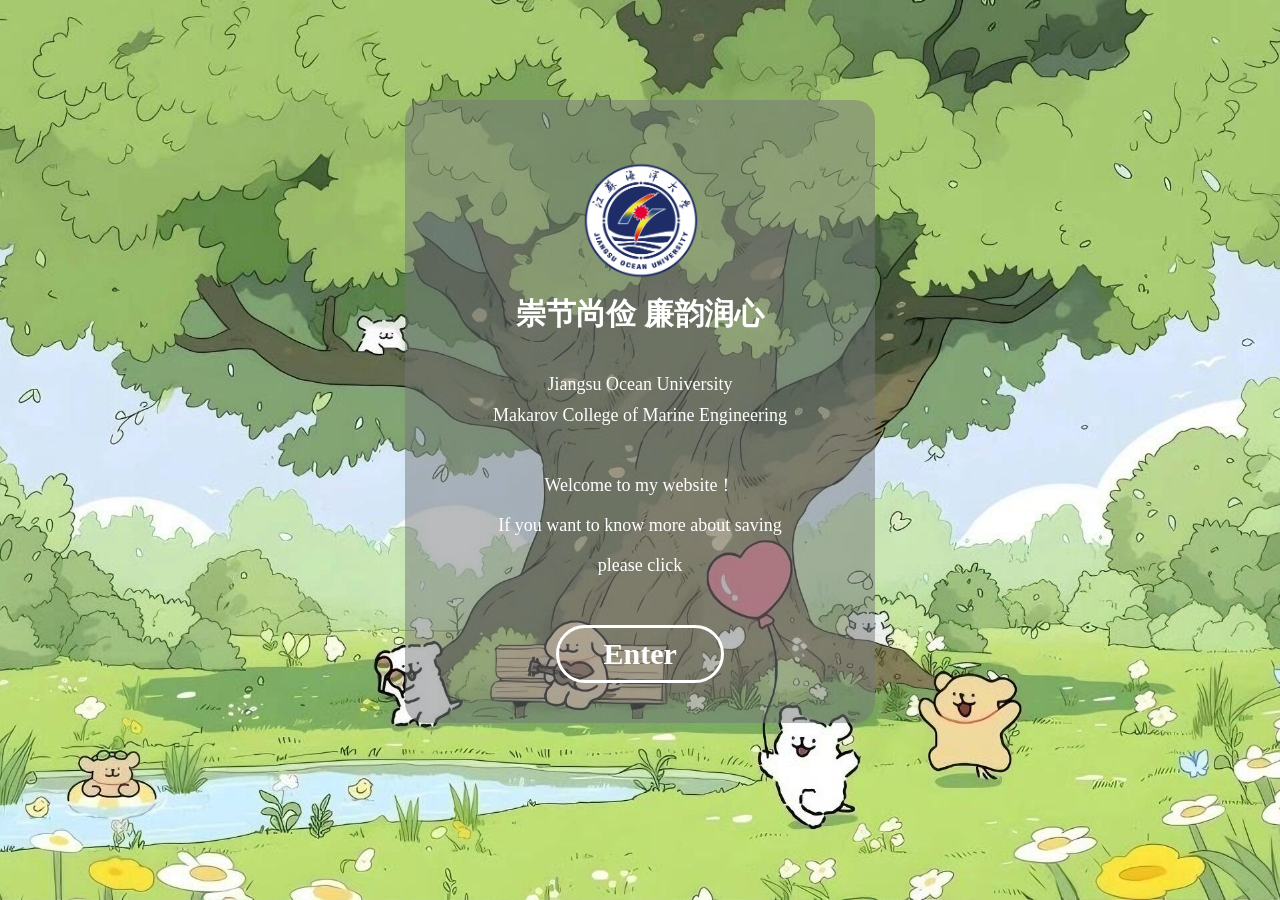
<file: index.html>
<!DOCTYPE html>
<html>
	<head>
		<meta charset="utf-8">
		<title>勤俭节约 · 绿色生活</title>
		<link rel="stylesheet" href="css/index.css" />
		<link rel="stylesheet" href="css/base.css" />
	</head>
	<body>
		<div id="bkground">
			<div class="my-information">
				<i></i>
				<h3>崇节尚俭&nbsp;廉韵润心</h3>
				<h4>Jiangsu Ocean University</h4>
				<h5>Makarov College of Marine Engineering</h5>
				<p>Welcome to my website！</p>
				<p>If you want to know more about saving</p>
				<p>please click</p>
				<a href="./html/home.html">&nbsp;&nbsp;Enter&nbsp;&nbsp;</a>
			</div>
		</div>
	</body>
</html>
</file>
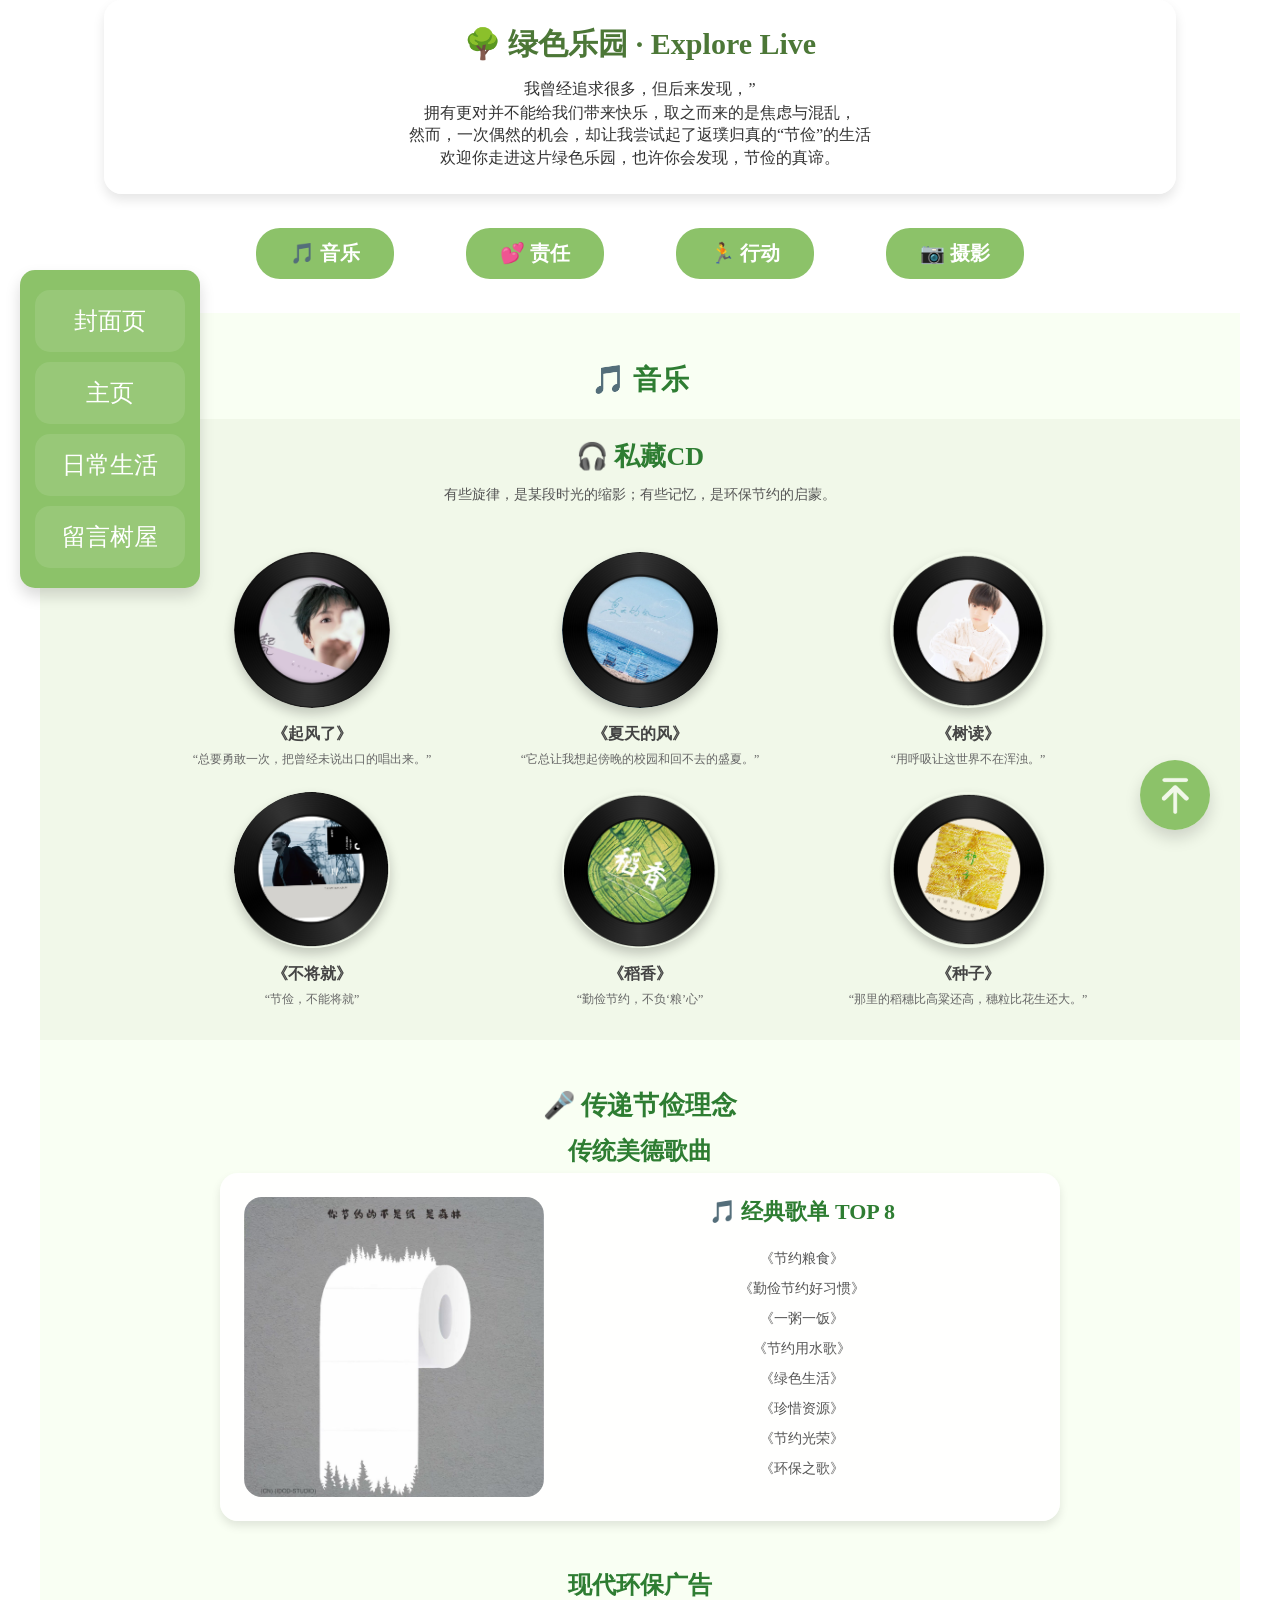
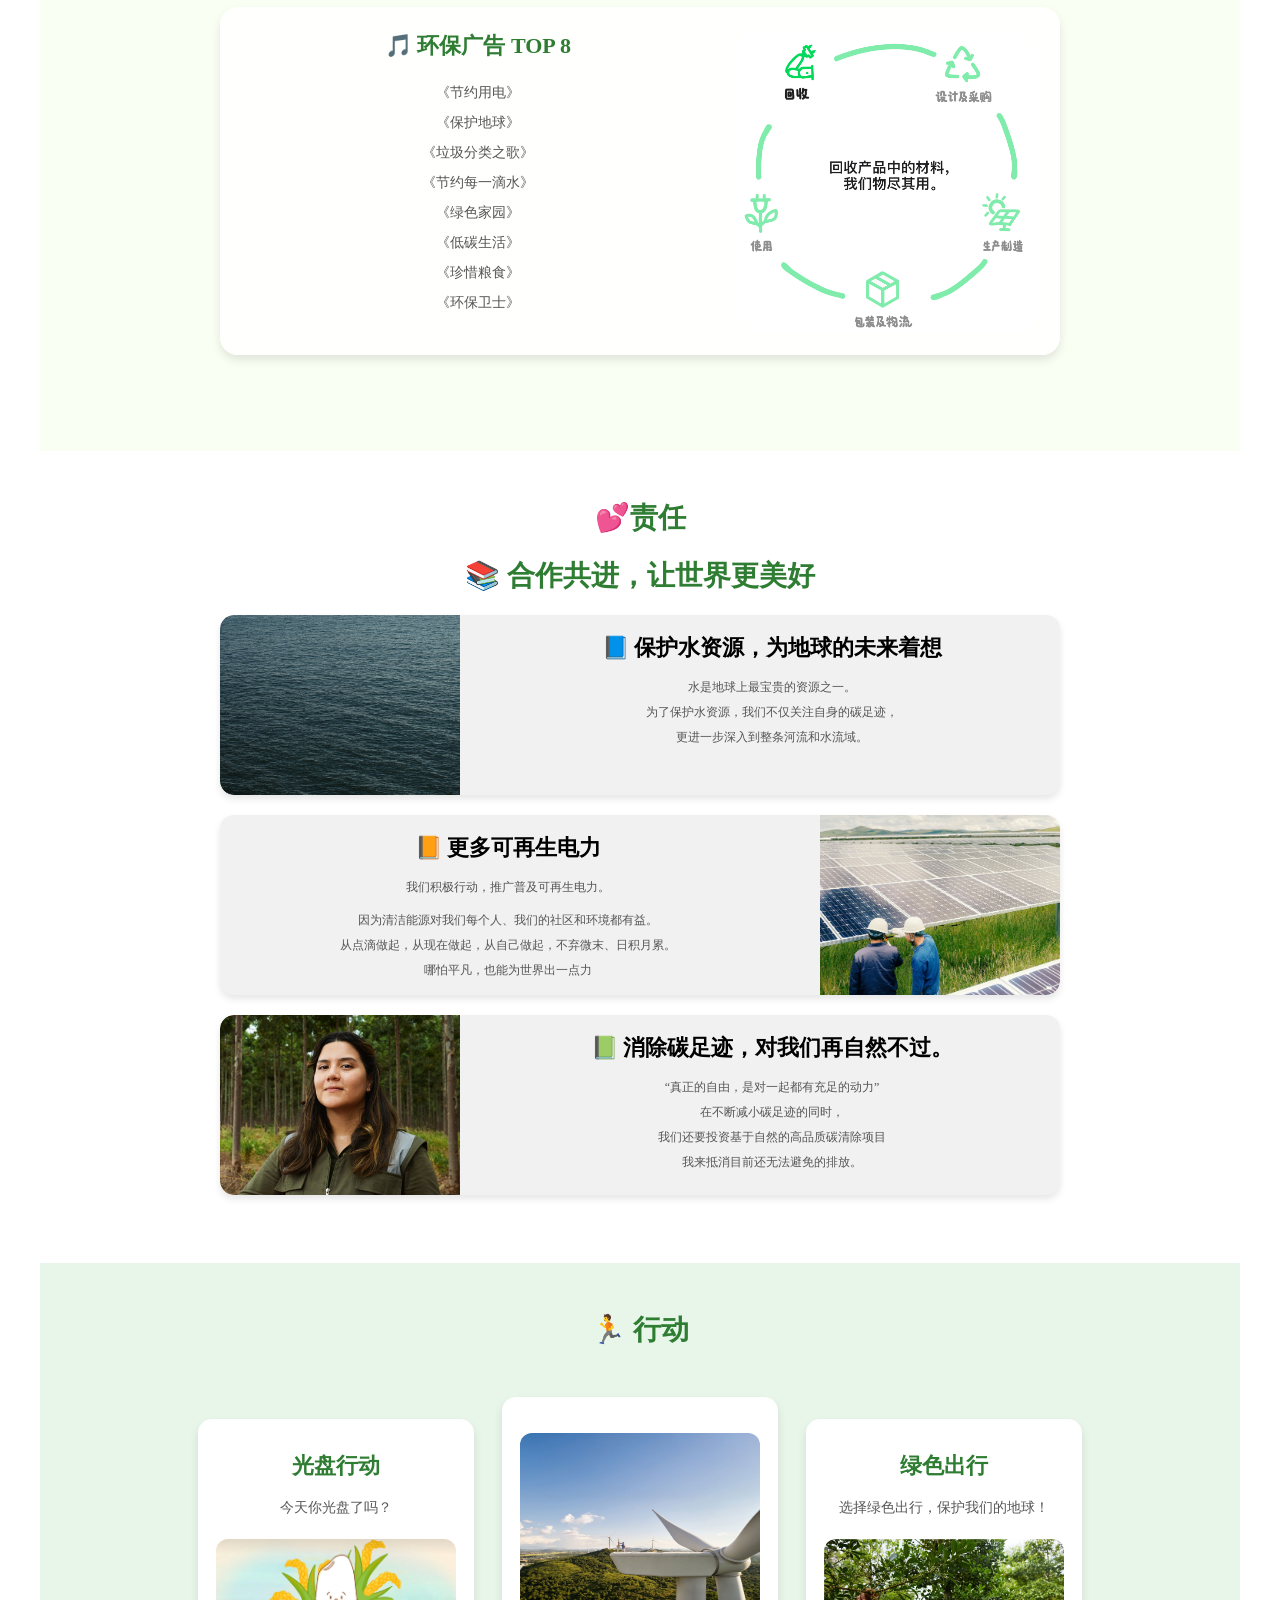
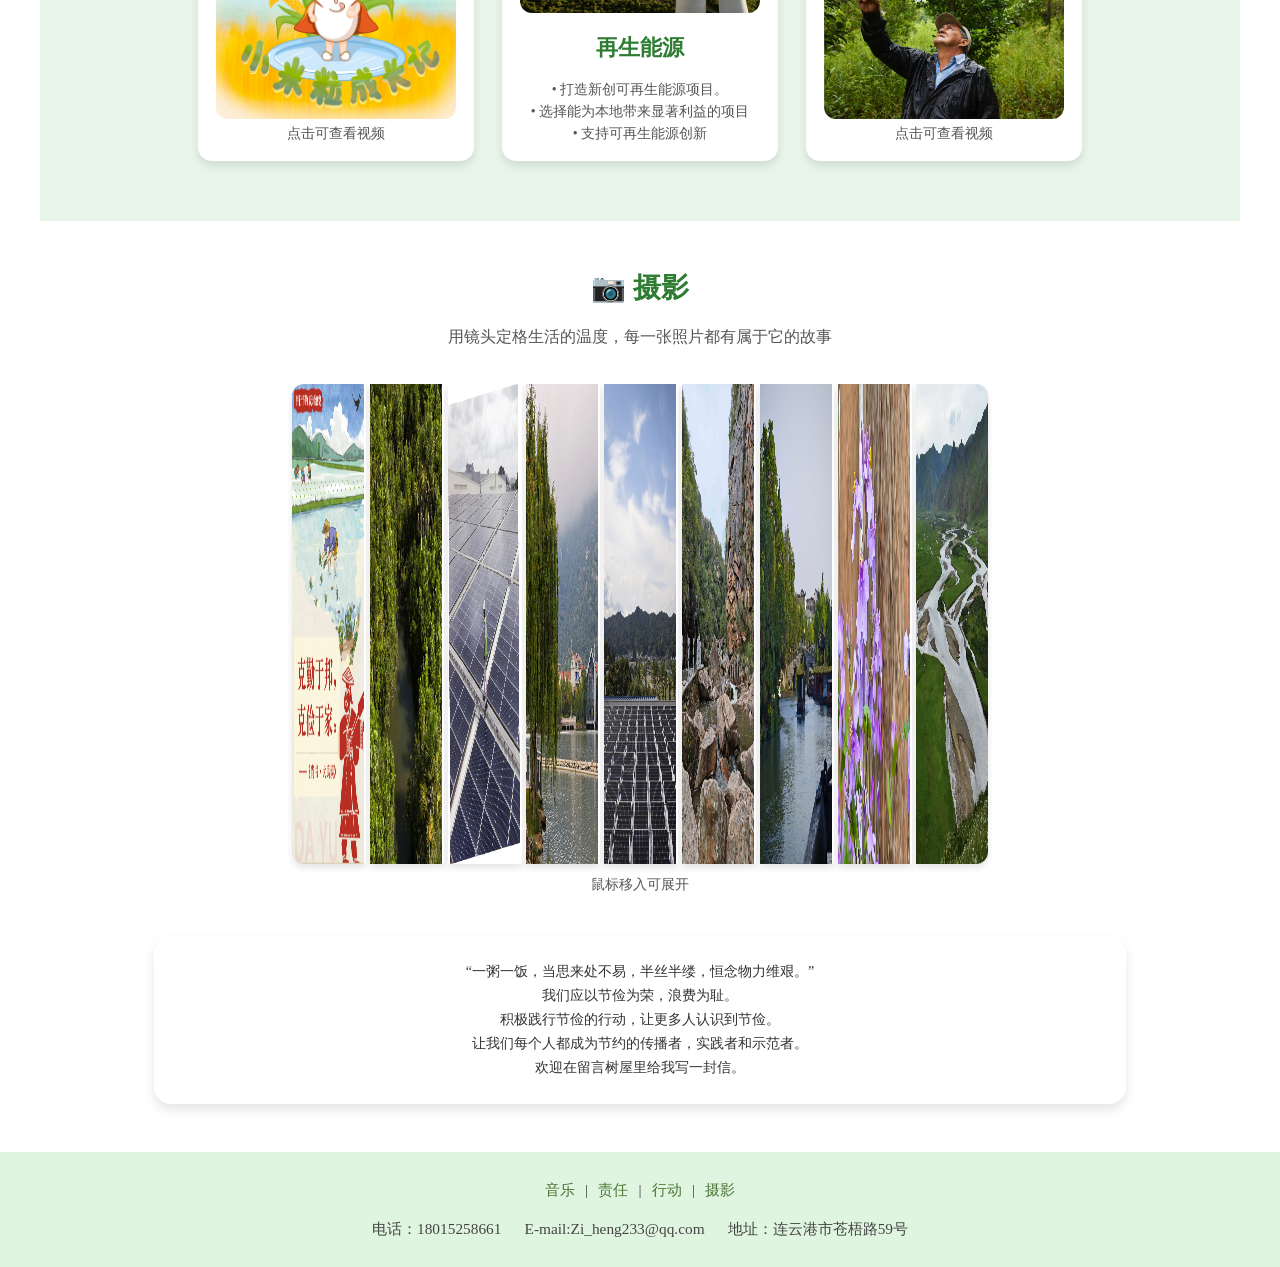
<file: html/detail.html>
<!DOCTYPE html>
<html>
	<head>
		<meta charset="utf-8">
		<title>欢迎来到绿色乐园</title>
		<link rel="stylesheet" href="../css/detail.css" />
		<link rel="stylesheet" href="../css/base.css" />
	</head>
	<body>
		<div id="intro">
			<div class="intro-content">
				<h2>🌳 绿色乐园 · Explore Live</h2>
				<p>我曾经追求很多，但后来发现，”</p>
				<p>拥有更对并不能给我们带来快乐，取之而来的是焦虑与混乱，</p>
				<r>然而，一次偶然的机会，却让我尝试起了返璞归真的“节俭”的生活</r>
				<p>欢迎你走进这片绿色乐园，也许你会发现，节俭的真谛。</p>
			</div>
		</div>
		<!-- 导航 -->
		<div id="nav">
			<a href="#music">🎵 音乐</a>
			<a href="#reading">💕 责任</a>
			<a href="#sport">🏃 行动</a>
			<a href="#photo">📷 摄影</a>
		</div>
		<!-- 音乐-->
		<div id="music">
			<div class="main-content">
				<h2>🎵 音乐</h2>
				<div class="cd-section">
					<h3>🎧 私藏CD</h3>
					<p class="cd-intro">有些旋律，是某段时光的缩影；有些记忆，是环保节约的启蒙。</p>
					<div class="cd-list">
						<div class="cd-card">
							<a href=""></a><img src="../img/起风了.png"/>
							<p class="song-title">《起风了》</p>
							<p class="song-desc">“总要勇敢一次，把曾经未说出口的唱出来。”</p>
							</div>
						<div class="cd-card">
							<img src="../img/夏天的风.png"/>
							<p class="song-title">《夏天的风》</p>
							<p class="song-desc">“它总让我想起傍晚的校园和回不去的盛夏。”</p>
						</div>
						<div class="cd-card">
							<img src="../img/树读.png"/>
							<p class="song-title">《树读》</p>
							<p class="song-desc">“用呼吸让这世界不在浑浊。”</p>
						</div>
						<div class="cd-card">
							<img src="../img/不将就.png"/>
							<p class="song-title">《不将就》</p>
							<p class="song-desc">“节俭，不能将就”</p>
						</div>
						<div class="cd-card">
							<img src="../img/稻香.png"/>
							<p class="song-title">《稻香》</p>
							<p class="song-desc">“勤俭节约，不负‘粮’心”</p>
						</div>
						<div class="cd-card">
							<img src="../img/种子.png"/>
							<p class="song-title">《种子》</p>
							<p class="song-desc">“那里的稻穗比高粱还高，穗粒比花生还大。”</p>
						</div>
					</div>
				</div>
				<div class="singer-section">
					<h3>🎤 传递节俭理念</h3>
					<div class="left">
						<h4>传统美德歌曲</h4>
						<div class="singer-card">
							<img src="../img/纸.jpg"/>
							<div class="singer-text">
								<h5>🎵 经典歌单 TOP 8</h5>
								<ul class="song-list">
									<li>《节约粮食》</li>
									<li>《勤俭节约好习惯》</li>
									<li>《一粥一饭》</li>
									<li>《节约用水歌》</li>
									<li>《绿色生活》</li>
									<li>《珍惜资源》</li>
									<li>《节约光荣》</li>
									<li>《环保之歌》</li>
								</ul>
							</div>
						</div>
					</div>
					<div class="right">
						<h4>现代环保广告</h4>
						<div class="singer-card">
							<img src="../img/环保.png"/>
							<div class="singer-text">
								<h5>🎵 环保广告 TOP 8</h5>
								<ul class="song-list">
									<li>《节约用电》</li>
									<li>《保护地球》</li>
									<li>《垃圾分类之歌》</li>
									<li>《节约每一滴水》</li>
									<li>《绿色家园》</li>
									<li>《低碳生活》</li>
									<li>《珍惜粮食》</li>
									<li>《环保卫士》</li>
								</ul>
							</div>
						</div>
					</div>
				</div>
				
				</div>
			</div>
		</div>
		<!-- 合作共进，让世界更美好 -->
		<div id="reading">
			<div class="main-content">
				<h2>💕责任</h2>
				<h2>📚 合作共进，让世界更美好</h2>
				<div class="left">
					<div class="bookcard">
						<img src="../img/水.jpg" />
						<div class="card-text">
							<h3>📘 保护水资源，为地球的未来着想</h3>
							<p>水是地球上最宝贵的资源之一。</p>
							<p>为了保护水资源，我们不仅关注自身的碳足迹，</p>
							<p>更进一步深入到整条河流和水流域。</p>
						</div>
					</div>
				</div>
				<div class="right">
					<div class="bookcard">
						<img src="../img/能源.jpg" />
						<div class="card-text">
							<h3>📙 更多可再生电力</h3>
							<p>我们积极行动，推广普及可再生电力。<p>
							<p>因为清洁能源对我们每个人、我们的社区和环境都有益。</p>
							<p>从点滴做起，从现在做起，从自己做起，不弃微末、日积月累。</p>
							<p>哪怕平凡，也能为世界出一点力</p>
						</div>
					</div>
				</div>
				<div class="left">
					<div class="bookcard">
						<img src="../img/碳足迹.jpg" />
						<div class="card-text">
							<h3>📗 消除碳足迹，对我们再自然不过。</h3>
							<p>“真正的自由，是对一起都有充足的动力”</p>
							<p>在不断减小碳足迹的同时，</p>
							<p>我们还要投资基于自然的高品质碳清除项目</p>
							<p>我来抵消目前还无法避免的排放。</p>
						</div>
					</div>
				</div>
					</div>
				</div>
			</div>
		</div>
		<!-- 行动 -->
		<div id="sport">
			<div class="main-content">
				<h2>🏃 行动</h2>
				<div class="sport-row">
					<!-- 光盘行动 -->
					<div class="sport-box">
						<h3>光盘行动</h3>
						<p>今天你光盘了吗？</p>
						<a href="https://www.bilibili.com/video/BV1TY41157bR" target="_blank">
						<img src="../img/光盘行动.jpg"></a>
						<p class="tip">点击可查看视频</p>
					</div>
					<!-- Jou 2030 计划 -->
					<div class="sport-box">
						<img src="../img/风能.jpeg">
						<h3>再生能源</h3>
						<p>• 打造新创可再生能源项目。</p>
						<p>• 选择能为本地带来显著利益的项⽬</p>
						<p>• ⽀持可再⽣能源创新</p>
					</div>
					<!-- 绿色出行 -->
					<div class="sport-box">
						<h3>绿色出行</h3>
						<p>选择绿色出行，保护我们的地球！</p>
						<a href="https://www.bilibili.com/video/BV1A34y1p7SK" target="_blank">
						<img src="../img/出行.jpeg"></a>
						<p class="tip">点击可查看视频</p>
					</div>
				</div>
			</div>

		</div>
		<!-- 摄影 -->
		<div id="photo">
			<div class="main-content">
				<h2>📷 摄影</h2>
				<p class="photo-intro">用镜头定格生活的温度，每一张照片都有属于它的故事</p>
				<div class="photo-album">
					<img src="../img/节俭名言.jpg">
					<img src="../img/雨林.jpeg">
					<img src="../img/工人.jpeg">
					<img src="../img/青山3.jpg">
					<img src="../img/青山.jpeg">
					<img src="../img/青山2.jpg">
					<img src="../img/摄影1.jpg">
					<img src="../img/摄影3.jpg">
					<img src="../img/青山4.jpg">
				</div>
				<p class="tip">鼠标移入可展开</p>
			</div>
		</div>
		<!-- 左侧悬浮导航 -->
		<div class="box">
			<a href="../index.html">封面页</a>
			<a href="home.html">主页</a>
			<a href="detail.html" class="active">日常生活</a>
			<a href="message.html">留言树屋</a>
		</div>
		<!-- 右下悬浮 -->
		<div class="box-right">
			<a href="#intro"></a>
		</div>
		<!-- 结束语 -->
		<div id="end">
			<p>“一粥一饭，当思来处不易，半丝半缕，恒念物力维艰。”</p>
			<p>我们应以节俭为荣，浪费为耻。</p>
			<p>积极践行节俭的行动，让更多人认识到节俭。</p>
			<p>让我们每个人都成为节约的传播者，实践者和示范者。</p>
			<p>欢迎在留言树屋里给我写一封信。</p>
		</div>

		<!-- 尾部 -->
		<div id="footer">
			<p>
				<a href="#music">音乐</a> |
				<a href="#reading">责任</a> |
				<a href="#sport">行动</a> |
				<a href="#photo">摄影</a>
			</p>
			<p>
				电话：18015258661&nbsp;&nbsp;&nbsp;&nbsp;&nbsp;&nbsp;E-mail:Zi_heng233@qq.com&nbsp;&nbsp;&nbsp;&nbsp;&nbsp;&nbsp;地址：连云港市苍梧路59号
			</p>
		</div>
	</body>
</html>
</file>
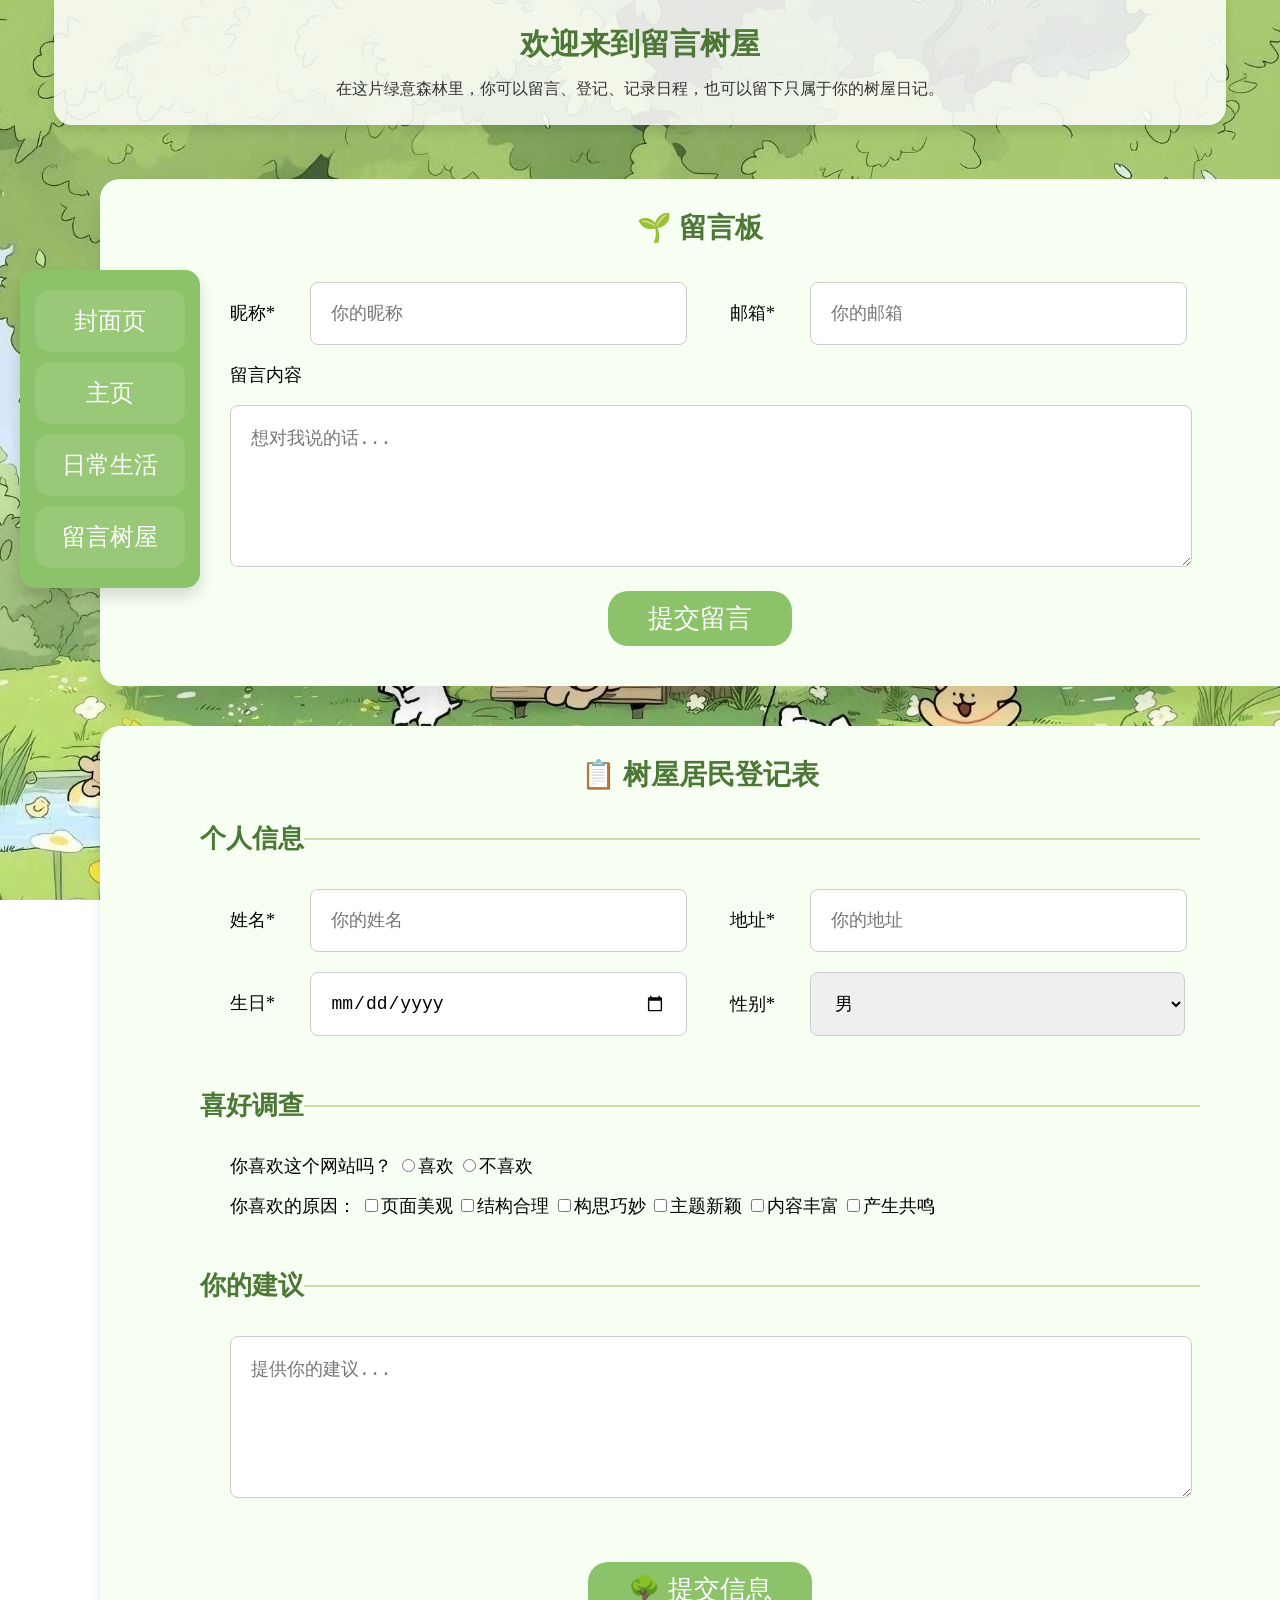
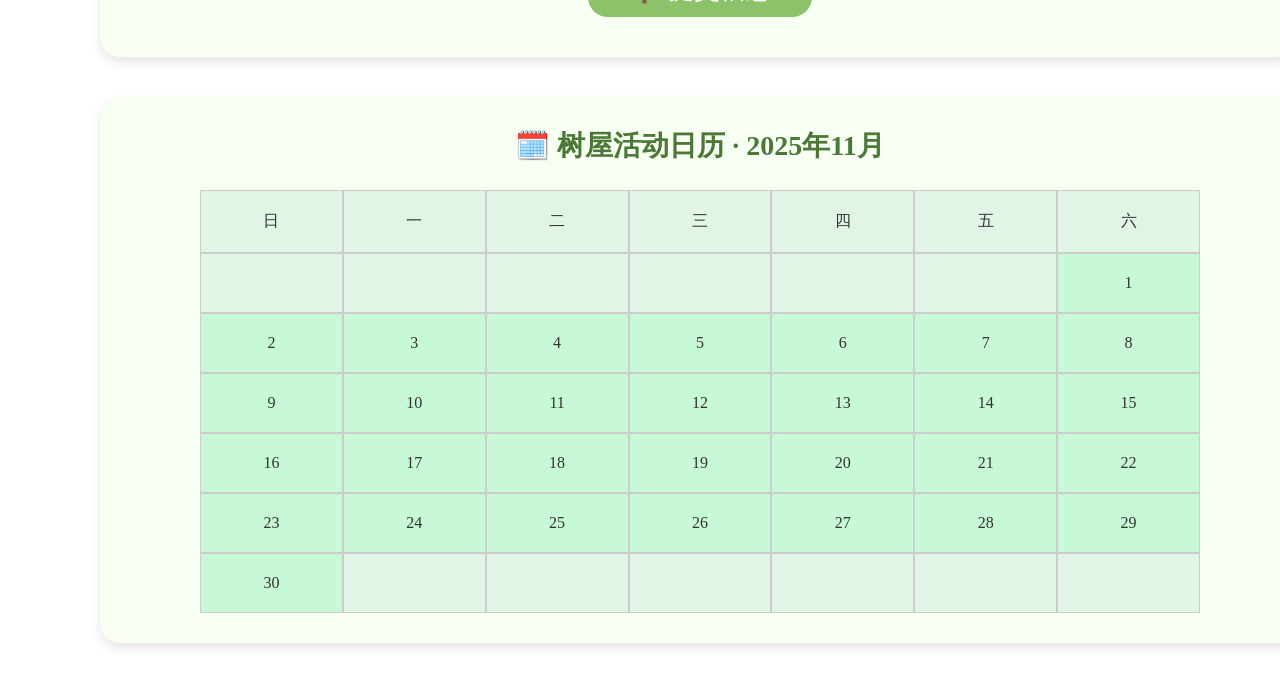
<file: html/message.html>
<!DOCTYPE html>
<html>
	<head>
		<meta charset="utf-8" />
		<title>欢迎来到留言树屋</title>
		<link rel="stylesheet" href="../css/message.css" />
		<link rel="stylesheet" href="../css/base.css" />
	</head>
	<body>
		<div id="header">
			<div class="message-header">
				<h1>欢迎来到留言树屋</h1>
				<p>在这片绿意森林里，你可以留言、登记、记录日程，也可以留下只属于你的树屋日记。</p>
			</div>
		</div>
		<!-- 留言板 -->
		<div id="board1">
			<div class="form-section">
				<h2>🌱 留言板</h2>
				<form class="message-form">
					<div class="block1">
						<label for="user">昵称*</label>
						<input id="user" type="text"  placeholder="你的昵称" required="required"/>
					</div>
					<div class="block1">
						<label for="mail">邮箱*</label>
						<input id="mail" type="email" placeholder="你的邮箱" required="required"/>
					</div>
					<div class="block2">
						<label>留言内容</label>
						<textarea placeholder="想对我说的话..." rows="6" required="required"></textarea>
					</div>
					<div class="submit">
						<button type="submit">提交留言</button>
					</div>
				</form>
			</div>
		</div>
		<!-- 个人信息登记处 -->
		<div id="board2">
			<div class="form-section">
				<h2>📋 树屋居民登记表</h2>
				<form class="info-form">
					<div class="form1">
						<fieldset>
							<legend>个人信息</legend>
							<div class="block1">
								<label for="name">姓名*</label>
								<input id="name" type="text"  placeholder="你的姓名" required="required"/>
							</div>
							<div class="block1">
								<label for="address">地址*</label>
								<input id="address" type="text" placeholder="你的地址" required="required"/>
							</div>
							<div class="block1">
								<label for="date">生日*</label>
								<input id="date" type="date" required="required"/>
							</div>
							<div class="block1">
								<label>性别*</label>
								<select>
									<option>男</option>
									<option>女</option>
								</select>
							</div>
						</fieldset>
					</div>
					<div class="form2">
						<fieldset>
							<legend>喜好调查</legend>
							<p>你喜欢这个网站吗？
							<input type="radio" name="like">喜欢
							<input type="radio" name="like">不喜欢
							</p>
							<p>你喜欢的原因：
							<input type="checkbox">页面美观
							<input type="checkbox">结构合理
							<input type="checkbox">构思巧妙
							<input type="checkbox">主题新颖
							<input type="checkbox">内容丰富
							<input type="checkbox">产生共鸣
							</p>
						</fieldset>
					</div>
					<div class="form3">
						<fieldset>
							<legend>你的建议</legend>
							<textarea placeholder="提供你的建议..." rows="6" required="required"></textarea>
						</fieldset>
					</div>
					<div class="submit">
						<button type="submit">🌳 提交信息</button>
					</div>
				</form>
			</div>
		</div>
		<!-- 日历 -->
		<div id="date">
			<div class="calendar-section">
						<h2>🗓️ 树屋活动日历 · 2025年11月</h2>
						<table class="calendar-table">
							<thead>
								<tr><td>日</td><td>一</td><td>二</td><td>三</td><td>四</td><td>五</td><td>六</td></tr>
							</thead>
							<tbody>
								<tr><td></td><td></td><td></td><td></td><td></td><td></td><td class="day">1</td></tr>
								<tr><td class="day">2</td><td class="day">3</td><td class="day">4</td><td class="day">5</td><td class="day">6</td><td class="day">7</td><td class="day">8</td></tr>
								<tr><td class="day">9</td><td class="day">10</td><td class="day">11</td><td class="day">12</td><td class="day">13</td><td class="day">14</td><td class="day">15</td></tr>
								<tr><td class="day">16</td><td class="day">17</td><td class="day">18</td><td class="day">19</td><td class="day">20</td><td class="day">21</td><td class="day">22</td></tr>
								<tr><td class="day">23</td><td class="day">24</td><td class="day">25</td><td class="day">26</td><td class="day">27</td><td class="day">28</td><td class="day">29</td></tr>
								<tr><td class="day">30</td><td></td><td></td><td></td><td></td><td></td><td></td></tr>
							</tbody>
						</table>
			</div>
		</div>
		<!-- 悬浮导航 -->
		<div class="box">
			<a href="../index.html">封面页</a>
			<a href="home.html">主页</a>
			<a href="detail.html">日常生活</a>
			<a href="message.html" class="active">留言树屋</a>
		</div>
</body>
</html>
</file>
<file: css/index.css>
body {
	margin: 0;
	padding: 0;
	font-family: "微软雅黑";
	background: url(../img/bk.jpeg) no-repeat center center fixed;
	background-size: cover;
}
#bkground{
	padding-top: 100px;
	text-align: center;
}
#bkground .my-information{
	width: 450px;
	height: auto;
	margin: 0 auto;
	padding: 130px 10px 40px 10px;
	position: relative;
	/* 设置透明度(最后一个参数) */
	background: rgba(116, 120, 122, 0.5);
	border-radius: 20px;
}
#bkground .my-information i{
	background: url(../img/jou.png)no-repeat center center;
	background-size: cover;
	width: 120px;
	height: 120px;
	display: inline-block;
	margin-top: -70px;
}
#bkground .my-information h3{
	font-size: 30px;
	color: white;
	font-weight: 700;
	line-height: 60px;
}
#bkground .my-information h4{
	font-size: 18px;
	color: white;
	font-weight: 400;
	padding-top: 30px;
} 
#bkground .my-information h5{
	font-size: 18px;
	font-weight: 400;
	color: white;
	line-height: 40px;
	padding-bottom: 20px;
} 
#bkground .my-information p{
	font-size: 18px;
	line-height: 20px;
	width: 80%;
	color: white;
	text-align: center;
	margin: 20px auto;
}
#bkground .my-information a {
  display: inline-block;
  font-size: 30px;
  font-weight: bold;
  color: white;
  border: 3px solid white;
  border-radius: 30px;
  padding: 9px 30px;
  margin-top: 30px;
  text-decoration: none;
  transition: all 0.3s ease;
}
#bkground .my-information a:hover {
  background-color: white;
  color: #8cc269;
  transform: scale(1.05);
}
</file>
<file: css/base.css>
/* 公共样式 */
html,body,ul,li,ol,dl,dd,dt,p,h1,h2,h3,h4,h5,h6,form,fieldset,legend,img{
	margin: 0;
	padding: 0;
}
li{
	list-style: none;
}
a{
	text-decoration: none;
	color: #89898b;
}
i,em{
	font-style: normal;
}
b,strong{
	font-weight: normal;
}
/* 高度坍塌 */
.clearfix:after,
.clearfix:before{
	content: "";
	display: block;
	clear: both;
	overflow: hidden;
	visibility: hidden;
	height: 0;
}
/* 以上均为通用设置 */

/* 左侧固定悬浮框 */
.box {
	width: 180px;
	position: fixed;
	left: 20px;
	top: 270px;
	z-index: 99;
	background-color: #8cc269;
	border-radius: 15px;
	box-shadow: 0 8px 15px rgba(0, 0, 0, 0.15);
	padding: 10px 0;
	text-align: center;
}
.box a {
	display: block;
	padding: 15px 0;
	margin: 10px 15px;
	color: #fff;
	text-decoration: none;
	font-size: 24px;
	border-radius: 15px;
	background-color: rgba(255, 255, 255, 0.1);
	transition: background-color 0.3s, transform 0.2s;
}
.box a:active{
	background-color: #ffffff;
	color: #8cc269;
	transform: scale(1.05);
	font-weight: bold;
}
.box a:hover {
	background-color: #ffffff;
	color: #8cc269;
	transform: scale(1.05);
	font-weight: bold;
}
/* 右侧固定悬浮框 */
.box-right {
	width: 70px;
	height: 70px;
	position: fixed;
	right: 70px;
	bottom: 70px;
	z-index: 99;
	background: url(../img/返回顶部.png) no-repeat;
	background-size: 75px;
	background-position-x: -2px;
	background-position-y: -2px;
	border-radius: 70px;
	box-shadow: 0 8px 16px rgba(0, 0, 0, 0.15);
}
.box-right:hover{
	background-position-y: -80px;
}
.box-right a{
	display: block;
	width: 70px;
	height: 70px;
}

/* 尾部固定尾页 */
#footer {
	width: 100%;
	text-align: center;
	font-size: 1vw;
	background-color: #e0f5df;
	padding: 1.5vw 0;
	margin-top: 3vw;
	color: #444;
	line-height: 2vw;
}
#footer a {
	font-size: 1.2vw;
	color: #4c7737;
	text-decoration: none;
	margin: 0 0.5vw;
}
#footer a:hover {
  text-decoration: underline;
}
#footer p{
	line-height: 3vw;
	font-size: 1.2vw;
}
</file>
<file: css/detail.css>
*{	
	padding: 0;
	margin: 0;
}
#intro {
	width: 100%;
}
#intro .intro-content {
	width: 1000px;
	margin: 0 auto 34px;
	padding: 24px 36px;
	background-color: rgba(255, 255, 255, 0.85);
	border-radius: 18px;
	font-family: "微软雅黑";
	box-shadow: 0 6px 12px rgba(0,0,0,0.1);
	color: #333;
	text-align: center;
}
#intro .intro-content h2 {
	color: #4c7737;
	font-size: 30px;
	margin-bottom: 12px;
}
#intro .intro-content p{
	line-height: 24px;
	font-size: 16px;
}

#nav {
	text-align: center;
	margin: 34px auto;
	width: 900px;
}
#nav a {
	display: inline-block;
	margin: 0 34px;
	padding: 12px 34px;
	background-color: #8cc269;
	/* 圆角按钮，半圆形效果 */
	border-radius: 24px;
	color: white;
	font-weight: bold;
	font-size: 20px;
}
#nav a:hover {
	background-color: #6eaf4b;
}

#music{
	width: 1200px;
	margin: 0 auto;
	padding: 48px 0;
	background-color: #f9fff3; /* 默认背景色 */
}
#music .main-content h2 {
	font-size: 28px;
	text-align: center;
	margin-bottom: 20px;
	color: #2e7d32;
}
#music .main-content .cd-section {
	text-align: center;
	padding: 20px 0;
	background-color: #f1f8e9; /* 柔绿 */
}
#music .main-content .cd-section h3 {
	font-size: 26px;
	color: #2e7d32;
	margin-bottom: 12px;
}
#music .main-content .cd-section .cd-intro {
	font-size: 14px;
	margin-bottom: 36px;
	color: #555;
	font-family: "微软雅黑";
}
#music .main-content .cd-section .cd-list {
	width: 1200px;
	text-align: center;
}
#music .main-content .cd-section .cd-list .cd-card {
	display: inline-block;
	width: 300px;
	margin: 12px;
}
#music .main-content .cd-section .cd-list .cd-card img {
	width: 156px;
	height: 156px;
	/* 圆形效果 */
	border-radius: 50%;
	box-shadow: 0 6px 12px rgba(0, 0, 0, 0.2);
	/* 最后添加动画 */
	transition: transform 9s ease-in-out;
}
#music .main-content .cd-section .cd-list .cd-card img:hover {
	/* 最后添加动画 */
	transform: rotate(360deg);
}
#music .main-content .cd-section .cd-list .cd-card .song-title {
	margin-top: 12px;
	font-size: 16px;
	font-weight: bold;
	color: #444;
}
#music .main-content .cd-section .cd-list .cd-card .song-desc {
	font-size: 12px;
	color: #666;
	margin-top: 6px;
}
#music .main-content .singer-section {
	padding-top: 48px;
	text-align: center;
}
#music .main-content .singer-section h3 {
	font-size: 26px;
	color: #2e7d32;
	margin-bottom: 12px;
}
#music .main-content .singer-section h4 {
	font-size: 24px;
	color: #2e7d32;
	text-align: center;
}
#music .main-content .singer-section .singer-card {
	width: 840px;
	margin: 6px auto 48px;
	background-color: rgba(255, 255, 255, 0.95);
	border-radius: 18px;
	box-shadow: 0 5px 10px rgba(0, 0, 0, 0.1);
	overflow: hidden;
}
#music .main-content .singer-section .left .singer-card img {
	float: left;
	width: 300px;
	height: 300px;
	border-radius: 18px;
	margin: 24px;
}
#music .main-content .singer-section .right .singer-card img {
	float: right;
	width: 300px;
	height: 300px;
	border-radius: 18px;
	margin: 24px;
}
#music .main-content .singer-section .singer-card .singer-text {
	padding: 24px;
	font-family: "微软雅黑";
}
#music .main-content .singer-section .singer-card .singer-text h5 {
	font-size: 22px;
	color: #2e7d32;
	margin: 0 0 20px;
}
#music .main-content .singer-section .singer-card .singer-text .song-list {}
#music .main-content .singer-section .singer-card .singer-text .song-list li {
	font-size: 14px;
	color: #555;
	line-height: 24px;
	margin-bottom: 6px;
}

#reading{
	width: 1200px;
	margin: 0 auto;
	padding: 48px 0;
	background-color: white; 
}
#reading .main-content h2 {
	font-size: 28px;
	text-align: center;
	margin-bottom: 20px;
	color: #2e7d32;
}
#reading .main-content .bookcard {
	margin: 20px auto;
	width: 840px;
	background-color: #f1f1f1;
	border-radius: 14px;
	box-shadow: 0 4px 7px rgba(0,0,0,0.1);
	overflow: hidden;
	/* clear: both; */
}
#reading .main-content .left .bookcard img {
	float: left;
	width: 240px;
	height: 180px;
	margin-right: 24px;
	border-radius: 14px 0 0 14px;
}
#reading .main-content .right .bookcard img {
	float: right;
	width: 240px;
	height: 180px;
	margin-left: 24px;
	border-radius: 0 14px 14px 0;
}
#reading .main-content .bookcard .card-text {
	padding: 6px;
	overflow: hidden;
	text-align: center;
}
#reading .main-content .bookcard .card-text h3{
	font-size: 22px;
	padding: 12px;
}
#reading .main-content .bookcard .card-text p{
	font-size: 12px;
	padding: 4px;
	color: #555;
}

#sport{
	width: 1200px;
	margin: 0 auto;
	padding: 48px 0;
	background-color: #e8f5e9; 
}
#sport .main-content h2 {
	font-size: 28px;
	text-align: center;
	margin-bottom: 20px;
	color: #2e7d32;
}
#sport .main-content .sport-row {
	text-align: center;
	margin-top: 36px;
}
#sport .main-content .sport-row .sport-box {
	display: inline-block;
	width: 240px;
	margin: 12px;
	padding: 16px 18px;
	background-color: white;
	border-radius: 14px;
	box-shadow: 0 5px 10px rgba(0,0,0,0.1);
	/* vertical-align: top; */
}
#sport .main-content .sport-row .sport-box h3 {
	font-size: 22px;
	margin: 16px;
	color: #2e7d32;
}
#sport .main-content .sport-row .sport-box img {
	width: 240px;
	height: 180px;
	border-radius: 12px;
	margin-top: 20px;
	transition: transform 0.3s ease;
}
#sport .main-content .sport-row .sport-box a:hover img {
	transform: scale(1.03);
}
#sport .main-content .sport-row .sport-box p {
	font-size: 14px;
	color: #555;
	line-height: 22px;
}
#sport .main-content .sport-row .sport-box .tip{
	font-size: 12px;
	font-size: 14px;
	color: #555;
	line-height: 22px;
}

#photo{
	width: 1200px;
	margin: 0 auto;
}
#photo .main-content {
	margin: 0 auto;
	padding-top: 48px;
	padding-bottom: 20px;
	font-family: "微软雅黑";
	text-align: center;
}
#photo .main-content h2 {
	font-size: 28px;
	margin-bottom: 20px;
	color: #2e7d32;
}
#photo .main-content .photo-intro {
	font-size: 16px;
	margin-bottom: 36px;
	color: #555;
	font-family: "微软雅黑";
}
#photo .main-content .photo-album {
	height: 480px;
	text-align: center;
	margin: 10px auto;
}
#photo .main-content .photo-album img {
	width: 72px;
	height: 480px;
	border-right: 2px solid white;
	transition: width 0.4s ease;
	box-shadow: 0 4px 7px rgba(0, 0, 0, 0.1);
}
#photo .main-content .photo-album img:hover {
	width: 528px;
	z-index: 2;
}
#photo .main-content .photo-album img:first-child {
	border-left: none;
	border-radius: 12px 0 0 12px;
}
#photo .main-content .photo-album img:last-child {
	border-right: none;
	border-radius: 0 12px 12px 0;
}
#photo .main-content .tip{
	font-size: 12px;
	font-size: 14px;
	color: #555;
	line-height: 22px;
}
#end  {
	width: 900px;
	margin: 20px auto 48px;
	padding: 24px 36px;
	background-color: rgba(255, 255, 255, 0.85);
	border-radius: 18px;
	font-family: "微软雅黑";
	box-shadow: 0 6px 12px rgba(0,0,0,0.1);
	color: #333;
	line-height: 24px;
	font-size: 14px;
	text-align: center;
}
</file>
<file: css/message.css>
body {
	margin: 0;
	padding: 0;
	font-family: "微软雅黑";
	background: url(../img/bk.jpeg) no-repeat center center fixed;
	background-size: cover;
	overflow-x: hidden; /* 防止横向滚动条 */
}
#header {
	width: 100%;
}
#header .message-header {
	width: 1100px;
	margin: 0 auto 34px;
	padding: 24px 36px;
	background-color: rgba(255, 255, 255, 0.85);
	border-radius: 0 0 18px 18px;
	font-family: "微软雅黑";
	box-shadow: 0 6px 12px rgba(0,0,0,0.1);
	color: #333;
	text-align: center;
}
#header .message-header h1 {
	color: #4c7737;
	font-size: 30px;
	margin-bottom: 12px;
}
#header .message-header p{
	line-height: 24px;
	font-size: 16px;
}

#board1 {
	width: 1200px;
	margin: auto;
	padding: 10px 100px;
	/* background-color: rgba(255, 255, 255, 0.85); */
}
#board1 .form-section {
	margin: 10px auto;
	background-color: #f7fff2;
	/* background-color: rgba(255, 255, 255, 0.9); */
	border-radius: 20px;
	padding: 30px 100px;
	box-shadow: 0 20px 20px rgba(0,0,0,0.1);
}
#board1 .form-section h2 {
	text-align: center;
	color: #4c7737;
	font-size: 28px;
	margin-bottom: 25px;
}
#board1 .form-section .message-form{
	margin: 0 auto;
	font-size: 18px;
	line-height: 40px;
}
#board1 .form-section .message-form .block1{
	width: 500px;
	float: left;
}
#board1 .form-section .message-form label {
	padding: 30px;
}
#board1 .form-section .message-form input {
	width: 335px;
	margin: 10px auto;
	padding: 20px;
	font-size: 18px;
	border: 1px solid #ccc;
	border-radius: 8px;
}
#board1 .form-section .message-form textarea {
	width: 920px;
	margin-top: 10px;
	margin-left: 30px;
	padding: 20px;
	font-size: 18px;
	border: 1px solid #ccc;
	border-radius: 8px;
}
#board1 .form-section .message-form .submit {
	text-align: center;
}
#board1 .form-section .message-form button {
	margin: 10px auto;
	padding: 10px 40px;
	font-size: 26px;
	color: white;
	background-color: #8cc269;
	border: none;
	border-radius: 20px;
}
#board1 .form-section .message-form button:hover {
	background-color: #6ea24b;
}

#board2 {
	width: 1200px;
	margin: auto;
	padding: 10px 100px;
}
#board2 .form-section {
	margin: 10px auto;
	background-color: #f7fff2;
	/* background-color: rgba(255, 255, 255, 0.9); */
	border-radius: 20px;
	padding: 30px 100px;
	box-shadow: 0 0.4vw 0.8vw rgba(0,0,0,0.1);
}
#board2 .form-section h2 {
	text-align: center;
	color: #4c7737;
	font-size: 28px;
	margin-bottom: 25px;
}
#board2 .form-section .info-form{
	margin: 0 auto;
	font-size: 18px;
	line-height: 40px;
}
#board2 .form-section .info-form fieldset {
	border: none;
	border-top: 2px solid #c9dca6;
	margin: 20px 0;
	padding: 20px 0;
}
#board2 .form-section .info-form fieldset legend {
	font-weight: bold;
	color: #4c7737;
	font-size: 26px;
}
#board2 .form-section .info-form fieldset label {
	padding: 30px;
}
#board2 .form-section .info-form .form1 fieldset .block1{
	width: 500px;
	float: left;
}
#board2 .form-section .info-form .form1 input {
	width: 335px;
	margin: 10px auto;
	padding: 20px;
	font-size: 18px;
	border: 1px solid #ccc;
	border-radius: 8px;
}
#board2 .form-section .info-form .form1 select {
	width: 375px;
	margin: 10px auto;
	padding: 20px;
	font-size: 18px;
	border: 1px solid #ccc;
	border-radius: 8px;
}
#board2 .form-section .info-form .form2 fieldset p {
	width: 900px;
	margin-left: 30px;
	line-height: 40px;
	font-size: 18px;
}
#board2 .form-section .info-form textarea {
	width: 920px;
	margin-top: 10px;
	margin-left: 30px;
	padding: 20px;
	font-size: 18px;
	border: 1px solid #ccc;
	border-radius: 8px;
}
#board2 .form-section .info-form select {
	width: 100%;
	margin: 10px auto;
	padding: 20px;
	font-size: 18px;
	border: 1px solid #ccc;
	border-radius: 8px;
}
#board2 .form-section .info-form .submit {
	text-align: center;
}
#board2 .form-section .info-form button {
	margin: 10px auto;
	padding: 10px 40px;
	font-size: 26px;
	color: white;
	background-color: #8cc269;
	border: none;
	border-radius: 20px;
}
#board2 .form-section .info-form button:hover {
	background-color: #6ea24b;
}

#date {
	width: 1200px;
	margin: auto;
	padding: 10px 100px;
}
#date .calendar-section {
	margin: 10px auto;
	background-color: #f7fff2;
	/* background-color: rgba(255, 255, 255, 0.9); */
	border-radius: 20px;
	padding: 30px 100px;
	box-shadow: 0 0.4vw 0.8vw rgba(0,0,0,0.1);
}
#date .calendar-section h2 {
	text-align: center;
	color: #4c7737;
	font-size: 28px;
	margin-bottom: 25px;
}
#date .calendar-section .calendar-table {
	width: 100%;
	border-spacing: 0;
	/* empty-cells: hide; */
	text-align: center;
}
#date .calendar-section .calendar-table td {
	border: 1px solid #ccc;
	background-color: #e0f5e6;
	padding: 20px;
	font-size: 16px;
	color: #333;
} 
#date .calendar-section .calendar-table .day {
	border: 1px solid #ccc;
	background-color: #c8f9d6;
}
</file>
